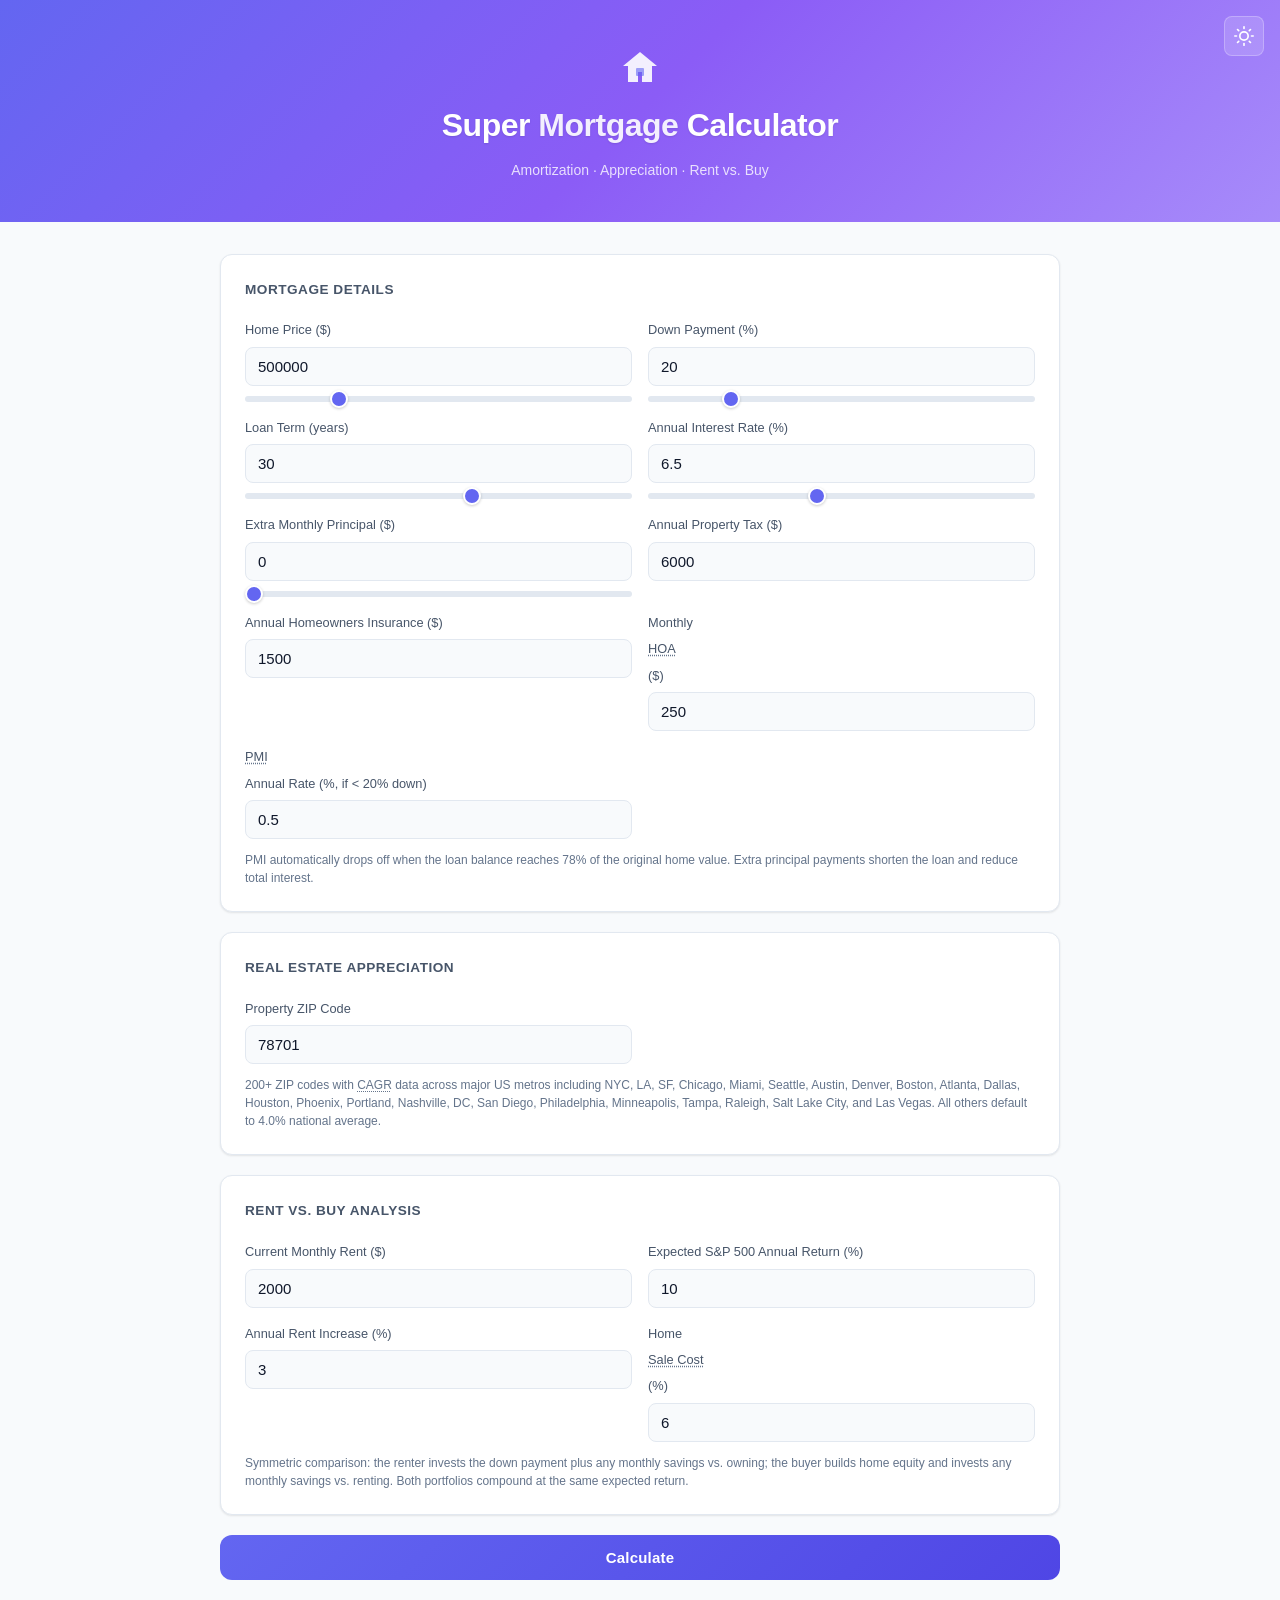
<file: index.html>
<!DOCTYPE html>
<html lang="en">
<head>
  <meta charset="UTF-8" />
  <meta name="viewport" content="width=device-width, initial-scale=1.0" />
  <title>Super Mortgage Calculator</title>
  <link rel="stylesheet" href="static/style.css?v=4" />
</head>
<body>
  <header>
    <svg class="header-icon" width="40" height="40" viewBox="0 0 40 40" fill="none" aria-hidden="true">
      <path d="M20 4L3 18h5v16h10v-10h4v10h10V18h5L20 4z" fill="rgba(255,255,255,0.9)"/>
      <rect x="16" y="20" width="8" height="8" rx="1" fill="rgba(99,102,241,0.6)"/>
    </svg>
    <h1>Super <span>Mortgage</span> Calculator</h1>
    <p class="subtitle">Amortization &middot; Appreciation &middot; Rent vs. Buy</p>
    <button class="theme-toggle" id="theme-toggle" aria-label="Toggle dark mode" title="Toggle dark mode">
      <svg class="icon-sun" viewBox="0 0 24 24" fill="none" stroke="currentColor" stroke-width="2" stroke-linecap="round" stroke-linejoin="round"><circle cx="12" cy="12" r="5"/><line x1="12" y1="1" x2="12" y2="3"/><line x1="12" y1="21" x2="12" y2="23"/><line x1="4.22" y1="4.22" x2="5.64" y2="5.64"/><line x1="18.36" y1="18.36" x2="19.78" y2="19.78"/><line x1="1" y1="12" x2="3" y2="12"/><line x1="21" y1="12" x2="23" y2="12"/><line x1="4.22" y1="19.78" x2="5.64" y2="18.36"/><line x1="18.36" y1="5.64" x2="19.78" y2="4.22"/></svg>
      <svg class="icon-moon" viewBox="0 0 24 24" fill="none" stroke="currentColor" stroke-width="2" stroke-linecap="round" stroke-linejoin="round"><path d="M21 12.79A9 9 0 1111.21 3 7 7 0 0021 12.79z"/></svg>
    </button>
  </header>

  <main>
    <form id="calc-form">

      <!-- SECTION: Mortgage -->
      <section class="card">
        <h2>Mortgage Details</h2>
        <div class="grid-2">
          <label>
            Home Price ($)
            <input type="number" id="home_price" value="500000" min="0" required />
            <div class="slider-row">
              <input type="range" id="home_price_slider" min="50000" max="2000000" step="10000" value="500000" aria-label="Home price slider" />
            </div>
          </label>
          <label>
            Down Payment (%)
            <input type="number" id="down_payment_pct" value="20" min="0" max="100" step="0.1" required />
            <div class="slider-row">
              <input type="range" id="down_payment_pct_slider" min="0" max="100" step="0.5" value="20" aria-label="Down payment slider" />
            </div>
          </label>
          <label>
            Loan Term (years)
            <input type="number" id="loan_term_years" value="30" min="1" max="50" required />
            <div class="slider-row">
              <input type="range" id="loan_term_years_slider" min="1" max="50" step="1" value="30" aria-label="Loan term slider" />
            </div>
          </label>
          <label>
            Annual Interest Rate (%)
            <input type="number" id="annual_interest_rate" value="6.5" min="0" step="0.01" required />
            <div class="slider-row">
              <input type="range" id="annual_interest_rate_slider" min="0" max="15" step="0.05" value="6.5" aria-label="Interest rate slider" />
            </div>
          </label>
          <label>
            Extra Monthly Principal ($)
            <input type="number" id="extra_monthly_payment" value="0" min="0" step="50" />
            <div class="slider-row">
              <input type="range" id="extra_monthly_payment_slider" min="0" max="3000" step="50" value="0" aria-label="Extra monthly principal slider" />
            </div>
          </label>
          <label>
            Annual Property Tax ($)
            <input type="number" id="annual_property_tax" value="6000" min="0" />
          </label>
          <label>
            Annual Homeowners Insurance ($)
            <input type="number" id="annual_homeowners_insurance" value="1500" min="0" />
          </label>
          <label>
            Monthly <span class="tip" data-tip="Homeowners Association — monthly community/building fee" tabindex="0">HOA</span> ($)
            <input type="number" id="monthly_hoa" value="250" min="0" />
          </label>
          <label>
            <span class="tip" data-tip="Private Mortgage Insurance — required when down payment is less than 20%. Automatically cancels once the loan is paid down to 78% of the original home value." tabindex="0">PMI</span> Annual Rate (%, if &lt; 20% down)
            <input type="number" id="pmi_annual_rate" value="0.5" min="0" step="0.01" />
          </label>
        </div>
        <p class="hint">PMI automatically drops off when the loan balance reaches 78% of the original home value. Extra principal payments shorten the loan and reduce total interest.</p>
      </section>

      <!-- SECTION: Appreciation -->
      <section class="card">
        <h2>Real Estate Appreciation</h2>
        <div class="grid-2">
          <label>
            Property ZIP Code
            <input type="text" id="zip_code" value="78701" maxlength="10" />
          </label>
        </div>
        <p class="hint">200+ ZIP codes with <span class="tip" data-tip="Compound Annual Growth Rate — average yearly price increase over 5 years" tabindex="0">CAGR</span> data across major US metros including NYC, LA, SF, Chicago, Miami, Seattle, Austin, Denver, Boston, Atlanta, Dallas, Houston, Phoenix, Portland, Nashville, DC, San Diego, Philadelphia, Minneapolis, Tampa, Raleigh, Salt Lake City, and Las Vegas. All others default to 4.0% national average.</p>
      </section>

      <!-- SECTION: Rent vs Buy -->
      <section class="card">
        <h2>Rent vs. Buy Analysis</h2>
        <div class="grid-2">
          <label>
            Current Monthly Rent ($)
            <input type="number" id="monthly_rent" value="2000" min="0" />
          </label>
          <label>
            Expected S&amp;P 500 Annual Return (%)
            <input type="number" id="spy_return" value="10" min="0" step="0.1" />
          </label>
          <label>
            Annual Rent Increase (%)
            <input type="number" id="annual_rent_increase" value="3" min="0" step="0.1" />
          </label>
          <label>
            Home <span class="tip" data-tip="Realtor commissions and closing costs paid when selling — typically 6-8% of sale price" tabindex="0">Sale Cost</span> (%)
            <input type="number" id="sale_cost_pct" value="6" min="0" max="20" step="0.5" />
          </label>
        </div>
        <p class="hint">Symmetric comparison: the renter invests the down payment plus any monthly savings vs. owning; the buyer builds home equity and invests any monthly savings vs. renting. Both portfolios compound at the same expected return.</p>
      </section>

      <button type="submit" id="submit-btn">Calculate</button>
    </form>

    <!-- RESULTS -->
    <div id="results" class="hidden" aria-live="polite">

      <section class="card result-card">
        <h2>Monthly Payment Breakdown (<span class="tip" data-tip="Principal, Interest, Taxes & Insurance" tabindex="0">PITI</span>)</h2>
        <div class="chart-container">
          <canvas id="piti-donut" aria-label="PITI payment donut chart"></canvas>
          <div class="legend" id="piti-legend"></div>
        </div>
        <table class="breakdown-table">
          <tbody>
            <tr><td>Principal &amp; Interest</td><td id="r-pi"></td></tr>
            <tr><td>Property Tax</td><td id="r-tax"></td></tr>
            <tr><td>Homeowners Insurance</td><td id="r-ins"></td></tr>
            <tr><td>HOA</td><td id="r-hoa"></td></tr>
            <tr class="pmi-row" id="pmi-row"><td>PMI</td><td id="r-pmi"></td></tr>
            <tr class="total-row"><td>Total Monthly Payment</td><td id="r-piti"></td></tr>
          </tbody>
        </table>
      </section>

      <section class="card result-card">
        <h2>Loan Payoff</h2>
        <div class="chart-wide">
          <canvas id="balance-chart" aria-label="Loan balance over time chart"></canvas>
          <div class="legend" id="balance-legend"></div>
        </div>
        <table class="breakdown-table">
          <tbody>
            <tr><td>Time to Payoff</td><td id="r-payoff"></td></tr>
            <tr id="extra-time-row"><td>Time Saved by Extra Payments</td><td id="r-months-saved" class="positive"></td></tr>
            <tr id="extra-savings-row"><td>Interest Saved by Extra Payments</td><td id="r-interest-saved" class="positive"></td></tr>
          </tbody>
        </table>
      </section>

      <section class="card result-card">
        <h2>Total Cost Summary</h2>
        <table class="breakdown-table">
          <tbody>
            <tr><td>Down Payment</td><td id="r-dp"></td></tr>
            <tr><td>Total Principal Paid</td><td id="r-principal"></td></tr>
            <tr><td>Total Interest Paid</td><td id="r-interest"></td></tr>
            <tr><td>Total Property Tax</td><td id="r-total-tax"></td></tr>
            <tr><td>Total Insurance</td><td id="r-total-ins"></td></tr>
            <tr><td>Total HOA</td><td id="r-total-hoa"></td></tr>
            <tr id="pmi-total-row"><td>Total PMI</td><td id="r-total-pmi"></td></tr>
            <tr class="total-row"><td>Total Cost of Ownership</td><td id="r-total"></td></tr>
          </tbody>
        </table>
      </section>

      <section class="card result-card">
        <h2>Real Estate Appreciation Projection</h2>
        <table class="breakdown-table">
          <tbody>
            <tr><td>ZIP Code</td><td id="r-zip"></td></tr>
            <tr><td>5-Year CAGR</td><td id="r-cagr"></td></tr>
            <tr><td>Current Home Value</td><td id="r-hv-now"></td></tr>
            <tr><td id="r-hv-label">Estimated Future Value</td><td id="r-hv-30"></td></tr>
            <tr><td>Net Gain / (Loss) vs. Cost</td><td id="r-net"></td></tr>
            <tr class="total-row"><td>Real Estate ROI</td><td id="r-roi"></td></tr>
          </tbody>
        </table>
      </section>

      <section class="card result-card">
        <h2>Rent vs. Buy — Net Worth Comparison</h2>
        <p class="verdict" id="r-breakeven"></p>
        <div class="chart-wide">
          <canvas id="networth-chart" aria-label="Buyer vs renter net worth chart"></canvas>
          <div class="legend" id="networth-legend"></div>
        </div>
        <p class="hint">Buyer net worth = home value (net of sale costs) &minus; loan balance + invested surplus. Renter net worth = down payment + monthly savings invested at the expected market return.</p>
        <table class="schedule-table">
          <thead>
            <tr>
              <th>Year</th>
              <th>Rent/mo</th>
              <th>Own/mo</th>
              <th>Renter Net Worth</th>
              <th>Home Equity</th>
              <th>Buyer Net Worth</th>
              <th>Buy Advantage</th>
            </tr>
          </thead>
          <tbody id="r-rvb-body"></tbody>
        </table>
      </section>

    </div>

    <div id="error-box" class="hidden error-box"></div>
  </main>

  <script src="static/cagr-data.js?v=4"></script>
  <script src="static/calculator.js?v=4"></script>
  <script src="static/charts.js?v=4"></script>
  <script src="static/app.js?v=4"></script>
</body>
</html>
</file>
<file: static/style.css>
/* ========================================
   Super Mortgage Calculator — Modern Styles
   ======================================== */

*, *::before, *::after {
  box-sizing: border-box;
  margin: 0;
  padding: 0;
}

:root {
  --bg: #f8fafc;
  --card-bg: #ffffff;
  --primary: #6366f1;
  --primary-light: #818cf8;
  --primary-hover: #4f46e5;
  --primary-bg: #eef2ff;
  --text: #0f172a;
  --text-secondary: #475569;
  --muted: #64748b;
  --border: #e2e8f0;
  --positive: #10b981;
  --positive-bg: #ecfdf5;
  --negative: #ef4444;
  --negative-bg: #fef2f2;
  --total-bg: #f5f3ff;
  --radius: 12px;
  --radius-sm: 8px;
  --shadow: 0 1px 3px rgba(0,0,0,0.04), 0 1px 2px rgba(0,0,0,0.06);
  --shadow-md: 0 4px 6px -1px rgba(0,0,0,0.07), 0 2px 4px -2px rgba(0,0,0,0.05);
  --header-bg: linear-gradient(135deg, #6366f1 0%, #8b5cf6 50%, #a78bfa 100%);
}

/* Dark mode */
[data-theme="dark"] {
  --bg: #0f172a;
  --card-bg: #1e293b;
  --text: #f1f5f9;
  --text-secondary: #cbd5e1;
  --muted: #94a3b8;
  --border: #334155;
  --primary-bg: #1e1b4b;
  --total-bg: #1e1b4b;
  --positive-bg: #052e16;
  --negative-bg: #450a0a;
  --shadow: 0 1px 3px rgba(0,0,0,0.2), 0 1px 2px rgba(0,0,0,0.3);
  --shadow-md: 0 4px 6px -1px rgba(0,0,0,0.3), 0 2px 4px -2px rgba(0,0,0,0.2);
  --header-bg: linear-gradient(135deg, #4338ca 0%, #6d28d9 50%, #7c3aed 100%);
}

body {
  font-family: 'Inter', -apple-system, BlinkMacSystemFont, "Segoe UI", Roboto, sans-serif;
  background: var(--bg);
  color: var(--text);
  line-height: 1.6;
  padding: 0 16px 64px;
  -webkit-font-smoothing: antialiased;
}

header {
  text-align: center;
  padding: 48px 16px 32px;
  background: var(--header-bg);
  margin: 0 -16px 32px;
  padding-bottom: 40px;
  position: relative;
}

header h1 {
  font-size: 2rem;
  font-weight: 700;
  color: #fff;
  letter-spacing: -0.5px;
  text-shadow: 0 1px 2px rgba(0,0,0,0.1);
}

header h1 span {
  color: #fff;
  opacity: 0.9;
}

.header-icon {
  display: block;
  margin: 0 auto 12px;
}

.subtitle {
  color: rgba(255,255,255,0.8);
  margin-top: 8px;
  font-size: 0.875rem;
  font-weight: 400;
}

/* Dark mode toggle */
.theme-toggle {
  position: absolute;
  top: 16px;
  right: 16px;
  background: rgba(255,255,255,0.15);
  border: 1px solid rgba(255,255,255,0.25);
  border-radius: var(--radius-sm);
  color: #fff;
  cursor: pointer;
  padding: 8px;
  display: flex;
  align-items: center;
  justify-content: center;
  transition: background 0.15s;
  width: 40px;
  height: 40px;
}

.theme-toggle:hover {
  background: rgba(255,255,255,0.25);
}

.theme-toggle:focus-visible {
  outline: 2px solid #fff;
  outline-offset: 2px;
}

.theme-toggle svg {
  width: 20px;
  height: 20px;
}

.theme-toggle .icon-moon { display: none; }
[data-theme="dark"] .theme-toggle .icon-sun { display: none; }
[data-theme="dark"] .theme-toggle .icon-moon { display: block; }

main {
  max-width: 840px;
  margin: 0 auto;
}

/* Cards */
.card {
  background: var(--card-bg);
  border: 1px solid var(--border);
  border-radius: var(--radius);
  padding: 24px;
  margin-bottom: 20px;
  box-shadow: var(--shadow);
  transition: box-shadow 0.2s, transform 0.2s;
}

.card:hover {
  box-shadow: var(--shadow-md);
  transform: translateY(-1px);
}

.card h2 {
  font-size: 0.85rem;
  font-weight: 600;
  text-transform: uppercase;
  letter-spacing: 0.5px;
  margin-bottom: 20px;
  color: var(--text-secondary);
}

/* Result cards accent border */
.result-card {
  border-left: 3px solid var(--primary);
  animation: fadeUp 0.3s ease-out both;
}

.result-card:nth-child(1) { animation-delay: 0s; }
.result-card:nth-child(2) { animation-delay: 0.1s; }
.result-card:nth-child(3) { animation-delay: 0.2s; }
.result-card:nth-child(4) { animation-delay: 0.3s; }

/* Form grid */
.grid-2 {
  display: grid;
  grid-template-columns: 1fr 1fr;
  gap: 16px;
}

@media (max-width: 580px) {
  .grid-2 { grid-template-columns: 1fr; }
}

label {
  display: flex;
  flex-direction: column;
  font-size: 0.8rem;
  font-weight: 500;
  color: var(--text-secondary);
  gap: 6px;
}

input[type="number"],
input[type="text"] {
  font-size: 0.9375rem;
  padding: 10px 12px;
  border: 1px solid var(--border);
  border-radius: var(--radius-sm);
  color: var(--text);
  background: var(--bg);
  transition: border-color 0.15s, box-shadow 0.15s;
  width: 100%;
  font-weight: 500;
}

input:focus {
  outline: none;
  border-color: var(--primary);
  box-shadow: 0 0 0 3px rgba(99, 102, 241, 0.12);
}

/* Range sliders */
.slider-row {
  display: flex;
  align-items: center;
  gap: 8px;
  margin-top: 4px;
}

.slider-row input[type="range"] {
  flex: 1;
  -webkit-appearance: none;
  appearance: none;
  height: 6px;
  background: var(--border);
  border-radius: 3px;
  outline: none;
  cursor: pointer;
}

.slider-row input[type="range"]::-webkit-slider-thumb {
  -webkit-appearance: none;
  appearance: none;
  width: 18px;
  height: 18px;
  border-radius: 50%;
  background: var(--primary);
  border: 2px solid var(--card-bg);
  box-shadow: 0 1px 3px rgba(0,0,0,0.2);
  cursor: pointer;
  transition: transform 0.1s;
}

.slider-row input[type="range"]::-webkit-slider-thumb:hover {
  transform: scale(1.15);
}

.slider-row input[type="range"]::-moz-range-thumb {
  width: 18px;
  height: 18px;
  border-radius: 50%;
  background: var(--primary);
  border: 2px solid var(--card-bg);
  box-shadow: 0 1px 3px rgba(0,0,0,0.2);
  cursor: pointer;
}

.slider-row input[type="range"]:focus-visible {
  outline: 2px solid var(--primary);
  outline-offset: 2px;
}

.hint {
  font-size: 0.75rem;
  color: var(--muted);
  margin-top: 12px;
  line-height: 1.5;
}

/* Tooltips */
.tip {
  position: relative;
  text-decoration: underline dotted var(--muted);
  text-underline-offset: 2px;
  cursor: help;
}

.tip::after {
  content: attr(data-tip);
  position: absolute;
  bottom: 100%;
  left: 50%;
  transform: translateX(-50%);
  background: var(--text);
  color: var(--bg);
  font-size: 0.7rem;
  font-weight: 400;
  text-transform: none;
  letter-spacing: normal;
  padding: 6px 10px;
  border-radius: 6px;
  white-space: nowrap;
  opacity: 0;
  pointer-events: none;
  transition: opacity 0.15s;
  z-index: 10;
  margin-bottom: 6px;
}

.tip:hover::after,
.tip:focus::after {
  opacity: 1;
}

/* Submit button */
#submit-btn {
  display: block;
  width: 100%;
  padding: 14px;
  background: linear-gradient(135deg, var(--primary), var(--primary-hover));
  color: #fff;
  border: none;
  border-radius: var(--radius);
  font-size: 0.9375rem;
  font-weight: 600;
  cursor: pointer;
  transition: opacity 0.15s, transform 0.1s;
  margin-bottom: 28px;
  letter-spacing: 0.2px;
}

#submit-btn:hover { opacity: 0.9; }
#submit-btn:active { transform: scale(0.99); }
#submit-btn:focus-visible { outline: 2px solid var(--primary); outline-offset: 2px; }

/* Donut chart area */
.chart-container {
  display: flex;
  align-items: center;
  gap: 24px;
  margin-bottom: 20px;
  flex-wrap: wrap;
  justify-content: center;
}

.chart-container canvas {
  flex-shrink: 0;
}

.legend {
  display: flex;
  flex-direction: column;
  gap: 8px;
  flex: 1;
  min-width: 200px;
}

.legend-item {
  display: flex;
  align-items: center;
  gap: 8px;
  font-size: 0.8rem;
}

.legend-swatch {
  width: 12px;
  height: 12px;
  border-radius: 3px;
  flex-shrink: 0;
}

.legend-label {
  color: var(--text-secondary);
  flex: 1;
}

.legend-value {
  font-weight: 600;
  font-variant-numeric: tabular-nums;
  color: var(--text);
  font-size: 0.75rem;
}

/* Tables */
.breakdown-table {
  width: 100%;
  border-collapse: collapse;
  font-size: 0.875rem;
}

.breakdown-table td {
  padding: 10px 0;
  border-bottom: 1px solid var(--border);
}

.breakdown-table td:first-child {
  color: var(--text-secondary);
}

.breakdown-table td:last-child {
  text-align: right;
  font-variant-numeric: tabular-nums;
  font-weight: 600;
  color: var(--text);
}

.breakdown-table tr:last-child td {
  border-bottom: none;
}

.breakdown-table .total-row td {
  font-weight: 700;
  font-size: 0.9375rem;
  background: var(--total-bg);
  padding: 12px 8px;
  border-top: 2px solid var(--primary);
  border-bottom: none;
  border-radius: 0 0 var(--radius-sm) var(--radius-sm);
  color: var(--text);
}

.breakdown-table .total-row td:first-child {
  color: var(--text);
}

.schedule-table {
  width: 100%;
  border-collapse: collapse;
  font-size: 0.8125rem;
}

.schedule-table th,
.schedule-table td {
  padding: 10px 8px;
  text-align: right;
  border-bottom: 1px solid var(--border);
}

.schedule-table th {
  text-align: center;
  background: var(--bg);
  font-size: 0.7rem;
  font-weight: 600;
  text-transform: uppercase;
  letter-spacing: 0.5px;
  color: var(--muted);
  border-bottom: 2px solid var(--border);
}

.schedule-table td:first-child,
.schedule-table th:first-child {
  text-align: left;
}

.schedule-table tr:last-child td {
  font-weight: 700;
  color: var(--primary);
  border-bottom: none;
}

/* Positive / negative values */
.positive { color: var(--positive) !important; }
.negative { color: var(--negative) !important; }

/* Utility */
.hidden { display: none !important; }

.error-box {
  background: var(--negative-bg);
  border: 1px solid #fecaca;
  color: var(--negative);
  padding: 14px 18px;
  border-radius: var(--radius);
  margin-top: 12px;
  font-size: 0.875rem;
  font-weight: 500;
}

/* Result card animation */
@keyframes fadeUp {
  from { opacity: 0; transform: translateY(8px); }
  to { opacity: 1; transform: translateY(0); }
}

/* Section divider for results */
#results {
  margin-top: 8px;
}

/* Print styles */
@media print {
  body { padding: 0; background: #fff; }
  header { background: none !important; color: #000; margin: 0; padding: 16px 0; }
  header h1 { color: #000; text-shadow: none; }
  header h1 span { color: #000; opacity: 1; }
  .subtitle { color: #666; }
  .theme-toggle { display: none; }
  form, #submit-btn, .error-box { display: none !important; }
  main { max-width: 100%; }
  .card, .result-card {
    box-shadow: none;
    border: 1px solid #ddd;
    break-inside: avoid;
    animation: none;
    transform: none;
  }
  .result-card { border-left: 3px solid #6366f1; }
  .hidden { display: block !important; }
  #results.hidden { display: block !important; }
}

/* Focus visible for accessibility */
button:focus-visible,
a:focus-visible {
  outline: 2px solid var(--primary);
  outline-offset: 2px;
}

/* Wide line-chart area */
.chart-wide {
  margin-bottom: 20px;
}

.chart-wide canvas {
  width: 100%;
  display: block;
}

.chart-wide .legend {
  flex-direction: row;
  flex-wrap: wrap;
  gap: 16px;
  margin-top: 8px;
  justify-content: center;
}

/* Rent vs. buy verdict banner */
.verdict {
  font-size: 0.95rem;
  font-weight: 600;
  padding: 10px 14px;
  border-radius: 8px;
  margin-bottom: 16px;
  background: var(--border);
}

.verdict.positive {
  background: var(--positive-bg);
  color: var(--positive) !important;
}

.verdict.negative {
  background: var(--negative-bg);
  color: var(--negative) !important;
}
</file>
